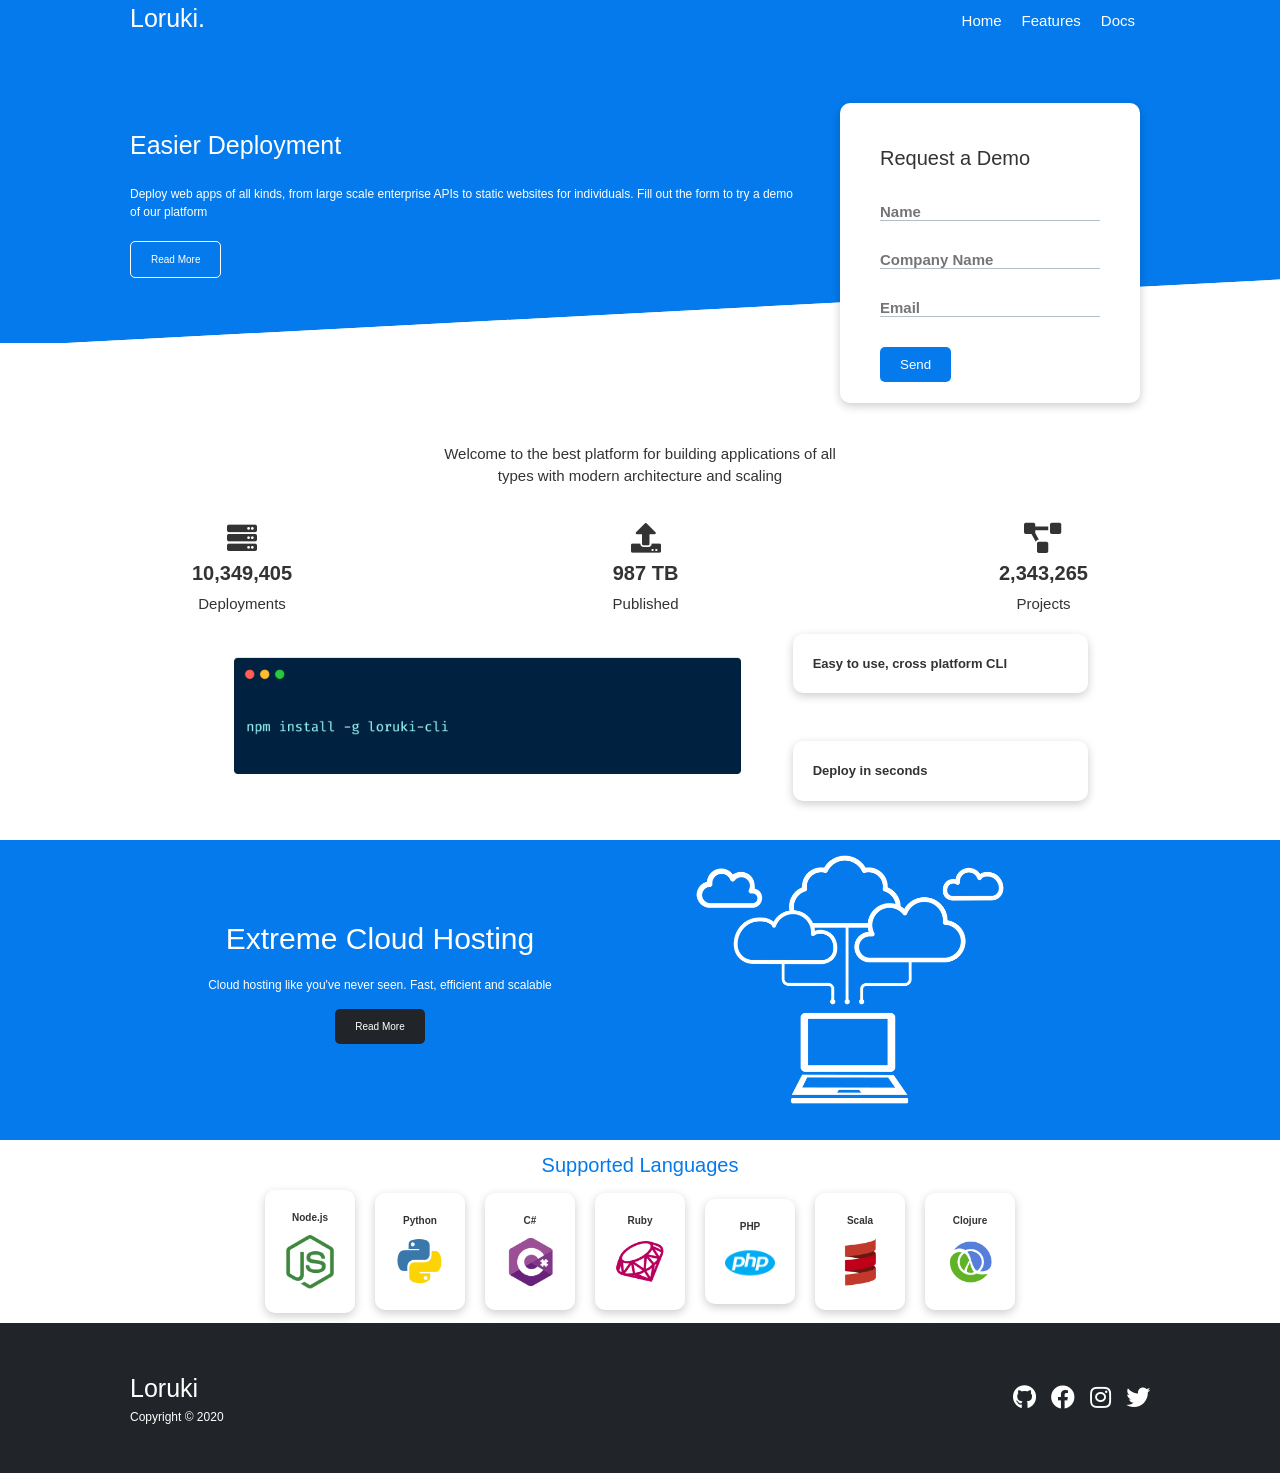
<file: index.html>
<!DOCTYPE html>
<html lang="en">
<head>
    <meta charset="UTF-8">
    <meta name="viewport" content="width=device-width, initial-scale=1.0">
    <link rel="preconnect" href="https://fonts.googleapis.com">
    <link rel="preconnect" href="https://fonts.gstatic.com" crossorigin>
    <link href="https://fonts.googleapis.com/css2?family=Inter:ital,opsz,wght@0,14..32,100..900;1,14..32,100..900&display=swap" rel="stylesheet">
    <link rel="stylesheet" href="https://cdnjs.cloudflare.com/ajax/libs/font-awesome/5.15.1/css/all.min.css" integrity="sha512-+4zCK9k+qNFUR5X+cKL9EIR+ZOhtIloNl9GIKS57V1MyNsYpYcUrUeQc9vNfzsWfV28IaLL3i96P9sdNyeRssA==" crossorigin="anonymous" />
    <link rel="stylesheet" href="app.css">
    <link rel="stylesheet" href="media-queries.css">
    <title>Loruki | Cloud Hosting For Everyone</title>
</head>
<body>
    <!-- Navbar -->
    <div class="navbar">
        <div class="container flex">
             <h1 class="logo"><a href="index.html">Loruki.</a></h1>
            <nav>
                <ul class="flex-min" >
                    <li><a href="index.html">Home</a></li>
                    <li><a href="features.html">Features</a></li>
                    <li><a href="docs.html">Docs</a></li>
                </ul>
            </nav>
        </div>
    </div>
    
    <!-- Showcase -->
    <section class="showcase">
        <div class="container grid">
            <div class="showcase-text">
                <h1>Easier Deployment</h1>
                <p>Deploy web apps of all kinds, from large scale enterprise APIs to static websites for individuals. Fill out the form to try a demo of our platform</p>
                <a href="features.html" class="btn-outline">Read More</a>
            </div>

            <div class="showcase-form card">
                <h2>Request a Demo</h2>
                  <!-- <form name="contact" netlify-honeypot="bot-field" method="POST" data-netlify="true">
                    <input type="hidden" name="form-name" value="contact">
                    <p class="hidden">
                        <label>Don’t fill this out if you're human: <input name="bot-field" /></label>
                      </p>
                    <div class="form-control">
                        <input type="text" name="name" placeholder="Name" required>
                    </div>
                    <div class="form-control">
                        <input type="text" name="company" placeholder="Company Name" required>
                    </div>
                    <div class="form-control">
                        <input type="email" name="email" placeholder="Email" required>
                    </div>
                    <input type="submit" value="Send" class="btn btn-primary">
                </form> -->
                <form>
                    <div class="form-control">
                        <input  class="input-class" type="text" name="name" placeholder="Name" required>
                    </div>
                    <div class="form-control">
                        <input  class="input-class" type="text" name="company" placeholder="Company Name" required>
                    </div>
                    <div class="form-control">
                        <input  class="input-class" type="email" name="email" placeholder="Email" required>
                    </div>
                    <input type="submit" value="Send" class="btn">
                </form>
            </div>
        </div>
    </section>

    <!-- Stats -->
    <section class="stats">
        <div class=" flex-2" >
            <h3 class="stats-heading">
                Welcome to the best platform for building applications of all <br> types with modern architecture and scaling
            </h3>

            <div class="flex-3">
                <div class="sub-section">
                    <i class="fas fa-server fa-3x"></i>
                    <h3>10,349,405</h3>
                    <p class="text-secondary">Deployments</p>
                </div>
                <div class="sub-section" >
                    <i class="fas fa-upload fa-3x"></i>
                    <h3>987 TB</h3>
                    <p class="text-secondary">Published</p>
                </div>
                <div class="sub-section" >
                    <i class="fas fa-project-diagram fa-3x"></i>
                    <h3>2,343,265</h3>
                    <p class="text-secondary">Projects</p>
                </div>
            </div>
        </div>

        <div class="grid-2">
            <div class="grid-item-1" >
                <img  src="images/cli.png" alt="npm">
            </div>
            <div class="grid-item-2" >
                <h3>Easy to use, cross platform CLI</h3>
            </div>
            <div class="grid-item-3">
                <h3>Deploy in seconds</h3>
            </div>
        </div>
    </section>

    <!-- Cloud -->
    <section class="section-bar">
        <div class="container sec-grid">
            <div class="text-center">
                <h2>Extreme Cloud Hosting</h2>
                <p>Cloud hosting like you've never seen. Fast, efficient and scalable</p>
                <a href="features.html" class="btn-dark">Read More</a>
            </div>
            <img src="images/cloud.png" alt="">
        </div>
    </section>

    <!-- Languages -->
    <section class="languages">
        <h2 class="textalign" >
            Supported Languages
        </h2>
        <div class="container section-flex">
            <div class="language-card">
                <h4>Node.js</h4>
                <img src="images/node.png" alt="" class="img-size" >
            </div>
            <div class="language-card">
                <h4>Python</h4>
                <img src="images/python.png" alt=""  class="img-size" >
            </div>
            <div class="language-card">
                <h4>C#</h4>
                <img src="images/csharp.png" alt=""  class="img-size" >
            </div>
            <div class="language-card">
                <h4>Ruby</h4>
                <img src="images/ruby.png" alt="" class="img-size" >
            </div>
            <div class="language-card">
                <h4>PHP</h4>
                <img src="images/php.png" alt="" class="img-size" >
            </div>
            <div class="language-card">
                <h4>Scala</h4>
                <img src="images/scala.png" alt="" class="img-size" >
            </div>
            <div class="language-card">
                <h4>Clojure</h4>
                <img src="images/clojure.png" alt="" class="img-size" >
            </div>
        </div>
    </section>

    <!-- Footer -->
    <footer class="footer">
        <div class="container footer-grid">
            <div>
                <h1>Loruki
                </h1>
                <p>Copyright &copy; 2020</p>
            </div>
            <div class="social">
                <a href="#"><i class="fab fa-github fa-2x"></i></a>
                <a href="#"><i class="fab fa-facebook fa-2x"></i></a>
                <a href="#"><i class="fab fa-instagram fa-2x"></i></a>
                <a href="#"><i class="fab fa-twitter fa-2x"></i></a>
            </div>
        </div>
    </footer>
</body>
</html>
</file>
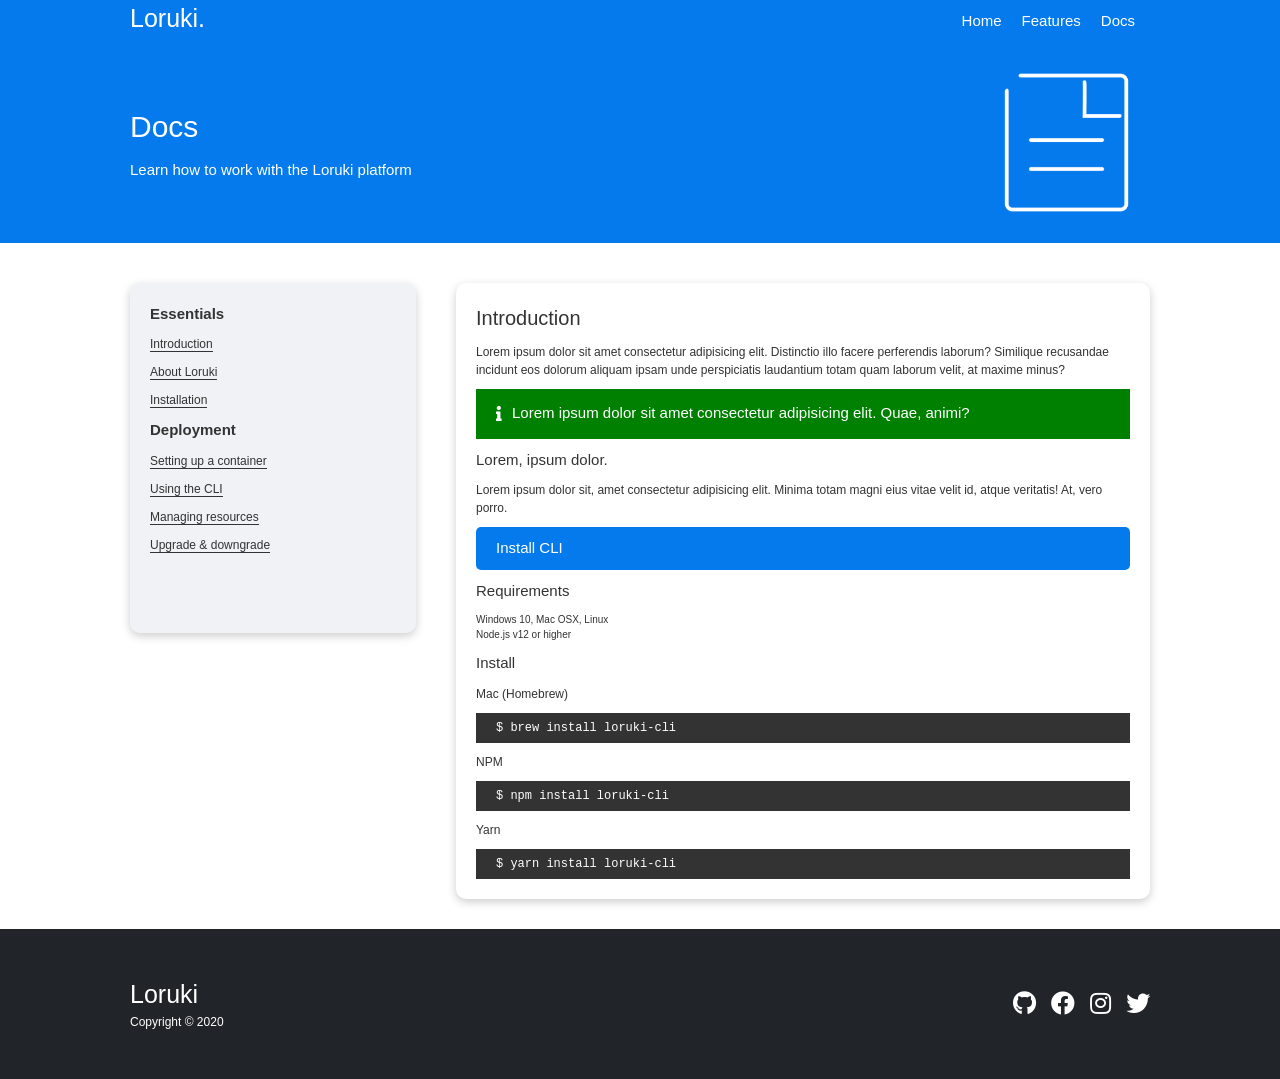
<file: docs.html>
<!DOCTYPE html>
<html lang="en">
<head>
    <meta charset="UTF-8">
    <meta name="viewport" content="width=device-width, initial-scale=1.0">
    <link rel="preconnect" href="https://fonts.googleapis.com">
    <link rel="preconnect" href="https://fonts.gstatic.com" crossorigin>
    <link href="https://fonts.googleapis.com/css2?family=Inter:ital,opsz,wght@0,14..32,100..900;1,14..32,100..900&display=swap" rel="stylesheet">
    <link rel="stylesheet" href="https://cdnjs.cloudflare.com/ajax/libs/font-awesome/5.15.1/css/all.min.css" integrity="sha512-+4zCK9k+qNFUR5X+cKL9EIR+ZOhtIloNl9GIKS57V1MyNsYpYcUrUeQc9vNfzsWfV28IaLL3i96P9sdNyeRssA==" crossorigin="anonymous" />
    <link rel="stylesheet" href="app.css">
    <link rel="stylesheet" href="media-queries.css">
    <title>Loruki | Cloud Hosting For Everyone</title>
</head>
<body>
    <!-- Navbar -->
    <div class="navbar">
        <div class="container flex">
             <h1 class="logo"><a href="index.html">Loruki.</a></h1>
            <nav>
                <ul class="flex-min" >
                    <li><a href="index.html">Home</a></li>
                    <li><a href="features.html">Features</a></li>
                    <li><a href="docs.html">Docs</a></li>
                </ul>
            </nav>
        </div>
    </div>

    <!-- Head -->
    <section class="showcase-features">
        <div class="container grid">
            <div class="showcase-features-flex" >
                <h1 class="xl">Docs</h1>
                <p class="lead">
                    Learn how to work with the Loruki platform
                </p>
            </div>
            <img src="images/docs.png" alt="" class="img  " >
        </div>
    </section>

    <!-- Docs main -->
    <section class="docs-main">
        <div class="container docs-grid">
            <div class="card docs-main-card-1 ">
                <h3 class="my-2">Essentials</h3>
                <nav>
                    <ul>
                        <li  class="text-primary" ><a  href="#">Introduction</a></li>
                        <li  class="text-primary" ><a href="#">About Loruki</a></li>
                        <li  class="text-primary" ><a href="#">Installation</a></li>
                    </ul>
                </nav>

                <h3 class="my-2">Deployment</h3>
                <nav>
                    <ul>
                        <li class="text-primary" ><a href="#">Setting up a container</a></li>
						<li class="text-primary" ><a href="#">Using the CLI</a></li>
						<li class="text-primary" ><a href="#">Managing resources</a></li>
						<li class="text-primary" ><a href="#">Upgrade & downgrade</a></li>
                    </ul>
                </nav>
            </div>
            <div class="card  docs-main-card-2 ">
                <h2>Introduction</h2>
                <p>Lorem ipsum dolor sit amet consectetur adipisicing elit. Distinctio illo facere perferendis laborum? Similique recusandae incidunt eos dolorum aliquam ipsam unde perspiciatis laudantium totam quam laborum velit, at maxime minus?</p>

                <div class="alert">
                    <i class="fas fa-info"></i> Lorem ipsum dolor sit amet consectetur adipisicing elit. Quae, animi?
                </div>

                <h3>Lorem, ipsum dolor.</h3>
                <p>Lorem ipsum dolor sit, amet consectetur adipisicing elit. Minima totam magni eius vitae velit id, atque veritatis! At, vero porro.</p>
                <a href="#" class="btn-primary">Install CLI</a>

                <h3>Requirements</h3>
                <ul>
                    <li>Windows 10, Mac OSX, Linux</li>
                    <li>Node.js v12 or higher</li>
                </ul>

                <h3>Install</h3>
                <p>Mac (Homebrew)</p>
                <pre><code>$ brew install loruki-cli</code></pre>
                <p>NPM</p>
                <pre><code>$ npm install loruki-cli</code></pre>
                <p>Yarn</p>
                <pre><code>$ yarn install loruki-cli</code></pre>

            </div>
        </div>
    </section>
    
    <!-- Footer -->
    <footer class="footer">
        <div class="container footer-grid ">
            <div>
                <h1>Loruki
                </h1>
                <p>Copyright &copy; 2020</p>
            </div>
            <div class="social">
                <a href="#"><i class="fab fa-github fa-2x"></i></a>
                <a href="#"><i class="fab fa-facebook fa-2x"></i></a>
                <a href="#"><i class="fab fa-instagram fa-2x"></i></a>
                <a href="#"><i class="fab fa-twitter fa-2x"></i></a>
            </div>
        </div>
    </footer>
</body>
</html>
</file>
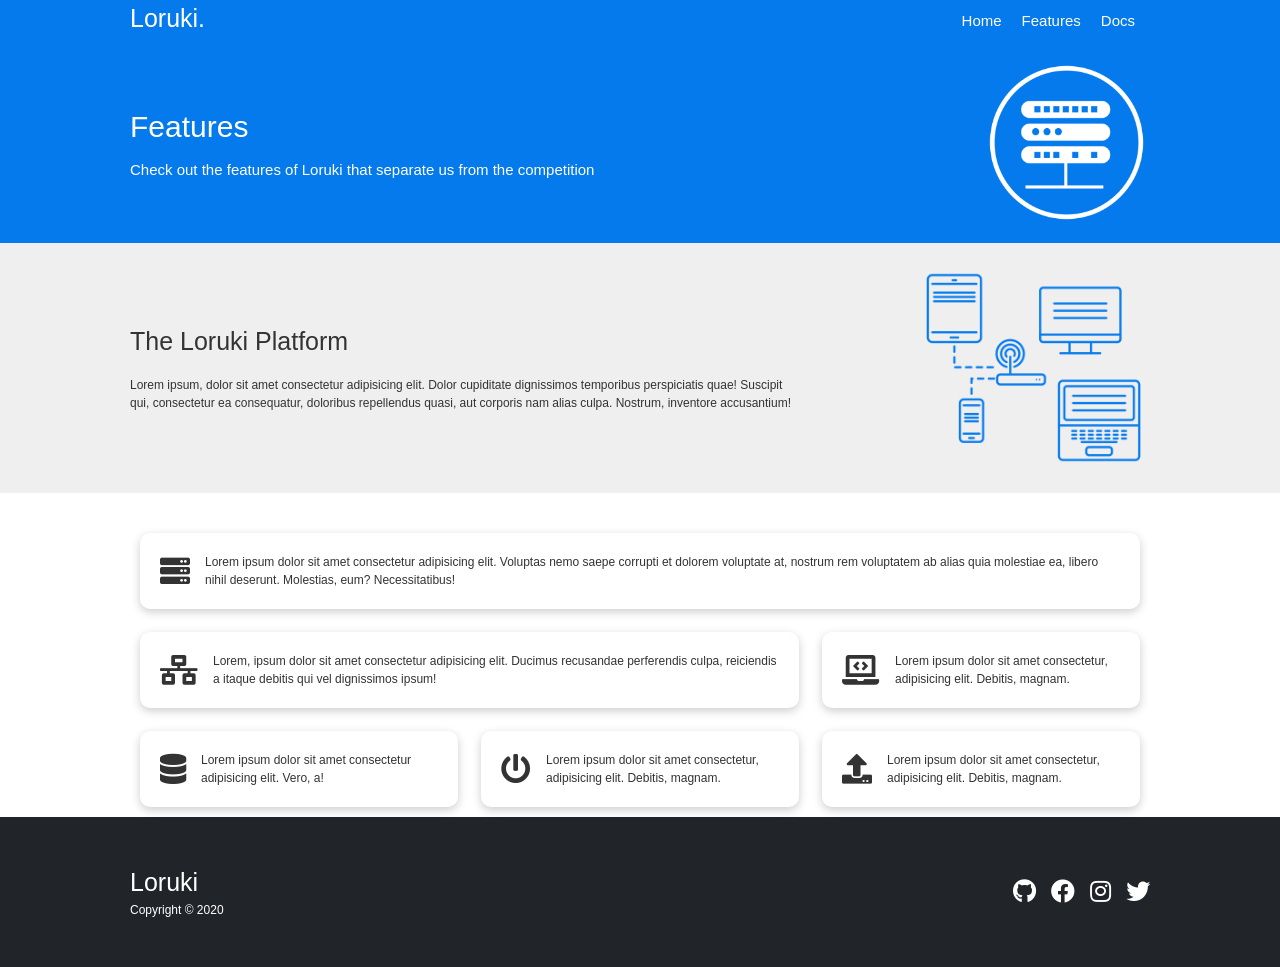
<file: features.html>
<!DOCTYPE html>
<html lang="en">
<head>
    <meta charset="UTF-8">
    <meta name="viewport" content="width=device-width, initial-scale=1.0">
    <link rel="preconnect" href="https://fonts.googleapis.com">
    <link rel="preconnect" href="https://fonts.gstatic.com" crossorigin>
    <link href="https://fonts.googleapis.com/css2?family=Inter:ital,opsz,wght@0,14..32,100..900;1,14..32,100..900&display=swap" rel="stylesheet">
    <link rel="stylesheet" href="https://cdnjs.cloudflare.com/ajax/libs/font-awesome/5.15.1/css/all.min.css" integrity="sha512-+4zCK9k+qNFUR5X+cKL9EIR+ZOhtIloNl9GIKS57V1MyNsYpYcUrUeQc9vNfzsWfV28IaLL3i96P9sdNyeRssA==" crossorigin="anonymous" />
    <link rel="stylesheet" href="app.css">
    <link rel="stylesheet" href="media-queries.css">
    <title>Loruki | Cloud Hosting For Everyone</title>
</head>
<body>
    <!-- Navbar -->
    <div class="navbar">
        <div class="container flex">
             <h1 class="logo"><a href="index.html">Loruki.</a></h1>
            <nav>
                <ul class="flex-min" >
                    <li><a href="index.html">Home</a></li>
                    <li><a href="features.html">Features</a></li>
                    <li><a href="docs.html">Docs</a></li>
                </ul>
            </nav>
        </div>
    </div>

    <!-- Head -->
    <section class="showcase-features">
        <div class="container grid">
            <div>
                <div class="showcase-features-flex" >
                    <h1 class="xl">Features</h1>
                    <p class="lead">
                     Check out the features of Loruki that separate us from the
				     competition
                  </p>
                </div>
            </div>
            <img src="images/server.png" alt=""  class="img  " >
        </div>
    </section>

    <!-- Sub head -->
    <section class="subsection">
        <div class="container grid">
            <div class="sub-head" >
                <h1 class="md">The Loruki Platform</h1>
                <p>
                    Lorem ipsum, dolor sit amet consectetur adipisicing elit. Dolor cupiditate dignissimos temporibus perspiciatis quae! Suscipit qui, consectetur ea consequatur, doloribus repellendus quasi, aut corporis nam alias culpa. Nostrum, inventore accusantium!
                </p>
            </div>
            <img src="images/server2.png" alt="" class="img-2" >
        </div>
    </section>

    <section class="features-main ">
        <div class="container features-grid-3">
            <div class="card features-grid-item-1 ">
                <i class="fas fa-server fa-3x"></i>
                <p>Lorem ipsum dolor sit amet consectetur adipisicing elit. Voluptas nemo saepe corrupti et dolorem voluptate at, nostrum rem voluptatem ab alias quia molestiae ea, libero nihil deserunt. Molestias, eum? Necessitatibus!</p>
            </div>
            <div class="card features-grid-item-2">
                <i class="fas fa-network-wired fa-3x"></i>
                <p>
                    Lorem, ipsum dolor sit amet consectetur adipisicing elit. Ducimus
                    recusandae perferendis culpa, reiciendis a itaque debitis qui vel
                    dignissimos ipsum!
                </p>
            </div>
            <div class="card features-grid-item">
                <i class="fas fa-laptop-code fa-3x"></i>
                <p>
                    Lorem ipsum dolor sit amet consectetur, adipisicing elit. Debitis,
                    magnam.
                </p>
            </div>
            <div class="card features-grid-item ">
                <i class="fas fa-database fa-3x"></i>
                <p>
                    Lorem ipsum dolor sit amet consectetur adipisicing elit. Vero, a!
                </p>
            </div>
            <div class="card features-grid-item">
                <i class="fas fa-power-off fa-3x"></i>
                <p>
                    Lorem ipsum dolor sit amet consectetur, adipisicing elit. Debitis,
                    magnam.
                </p>
            </div>
            <div class="card features-grid-item">
                <i class="fas fa-upload fa-3x"></i>
                <p>
                    Lorem ipsum dolor sit amet consectetur, adipisicing elit. Debitis,
                    magnam.
                </p>
            </div>
        </div>
    </section>

    <!-- Footer -->
    <footer class="footer">
        <div class="container footer-grid">
            <div>
                <h1>Loruki
                </h1>
                <p>Copyright &copy; 2020</p>
            </div>
            <div class="social">
                <a href="#"><i class="fab fa-github fa-2x"></i></a>
                <a href="#"><i class="fab fa-facebook fa-2x"></i></a>
                <a href="#"><i class="fab fa-instagram fa-2x"></i></a>
                <a href="#"><i class="fab fa-twitter fa-2x"></i></a>
            </div>
        </div>
    </footer>
</body>
</html>
</file>
<file: app.css>
*{
    margin: 0%;
    padding: 0%;
    box-sizing: border-box;
}

:root{
    /* font size
    other fontsize notation system includes 
    md(medium) l(large) xl(extra large) 2xl 3xl e.t.c */

    --txt-sm: 1rem;
    --text-sm: 1.2rem;
    --text-base: 1.6rem;
    --text-paragraph: 2rem;
    --text-h5: 2.4rem;
    --text-h4: 3rem;
    --text-h3: 4rem;
    --text-h2: 4.8rem;
    --text-h1: 6.2rem;
    --max-width: 120rem;

    /* FONT WEIGHT */

    --font-weight-normal:400;
    --font-weight-medium:500;
    --font-weight-bold:700;

    /* LINE HEIGHT */

    --line-height-tight: 1.2;
    --line-height-normal:1.5;

    /* LETTER SPACING */

    --letter-spacing-tight:-2px;

    /* FONT-FAMILY */

    --font-family:'poppins', sans-serif;

    /* COLORS */

    --primary-tint:  #212529;
    --primary-shade: #047aed;
    --grey-Shade:#b4becb;
    --White:#fff;
    --Black:#333;

    /* MISCELLANEOUS */
    
}

html{
    font-size: 62.5%;
}

body{
    font-family:'poppins', sans-serif;
    font-weight: 400 ;
    line-height:1.5 ;
    overflow-x: hidden;
    color: #333;
}

.container{
    margin: 0 auto;
    width: 90%;
    max-width: 110rem;
    padding: 0 4rem;
    
}

h1,h2,h3{
    letter-spacing: 0px;
    line-height:1.5 ;
}

h1{
    font-size: 2.5rem;
    font-weight: 200;
}

h2{
    font-size: 2rem;
    font-weight: 200;
    color: var(--Black);
}

h3{
    font-size: 2rem;
}

p{
    font-size: 1.2rem;
}

ul{
     list-style: none;
}

a{
    /* font-weight: 500;
    font-size:  15px; */
    color: var(--White);
    text-decoration: none;
}

img{
    width: 100%;
}

.img{
    width: 50%;
    justify-self: end;
    animation: slideInFromRight 1s ease-in;
}

.img-2{
    width: 70%;
    justify-self: end;
}

.navbar{
    background-color: var(--primary-shade);
}

nav a:hover{
    border-bottom: 2px solid #fff;
}

.showcase{
    background-color: var(--primary-shade);
    height: 30rem;
    margin-bottom: 100px;
    position: relative;
}

.showcase-features{
    background-color: var(--primary-shade);
    height: 20rem;
    position: relative;
}

.showcase-features-flex{
    display: flex;
    flex-direction: column;
    gap: 1rem;
    animation: slideInFromLeft 1s ease-in;
}

.xl{
    color: var(--White);
    font-size: 3rem;
}

.lead{
    color: var(--White);
    font-size: 1.5rem;
}

.subsection{
    height: 25rem;
    background-color: rgba(97, 97, 97, 0.1);
    margin-bottom: 3rem;
}

.sub-head{
    display: flex;
    flex-direction: column;
    gap: 1.5rem;
}

.showcase::before,
.showcase::after{
    content: '';
    position: absolute;
    height: 10rem;
    bottom: -7rem;
    right: 0;
    left: 0;
    background-color: var(--White);
    transform: skewY(-3deg);
}

.showcase .grid{
    position: relative;
    z-index: 1;
}

.showcase-text{
    color: var(--White);
    position: relative;
    animation: slideInFromLeft 1s ease-in;
}

.showcase-text p{
    margin-bottom: 2rem;
    margin-top: 2rem;
}

.card{
    color: #333;
    background-color: var(--White);
    padding: 2rem;
    margin: 1rem;
    border-radius: 1rem;
    box-shadow: 0 3px 10px rgba(0,0,0,0.2);
}

.showcase-form{
    height: 30rem;
    width: 30rem;
    padding: 4rem;
    position: relative;
    top: 5rem;
    z-index: 99;
    justify-self: flex-end;
    animation: slideInFromRight 1s ease-in;
}

.form-control{
    margin: 3rem 0 ;
    border: 0;
}

.input-class{
    border: 0;
    border-bottom: 1px solid #b4becb ;
    width: 100%;
    outline: none;
    font-size: 1.5rem;
    font-weight: 700;
}

.btn{
    background-color: var(--primary-shade);
    color: var(--White);
    padding: 1rem 2rem;
    cursor: pointer;
    border-radius: 5px;
    border: none;
}

.btn-outline{
    background-color: transparent;
    padding: 1rem 2rem;
    cursor: pointer;
    border-radius: 5px;
    border: 1px solid #fff;
    display: inline-block;
}

.btn-dark{
    padding: 1rem 2rem;
    background-color: var(--primary-tint);
    border-radius: 5px;
}

.flex{
    display: flex;
    justify-content: space-between;
    height: 100%;
}
.flex-2{
    display: flex;
    flex-direction: column;
    margin-bottom: 2,5rem;
}

.flex-3{
    display: flex;
    justify-content: space-between;
    align-items: center;
    margin-top: 1.5rem;
}

.flex-min{
    display: flex;
    gap: 2rem;
    padding: 1rem;
    margin: 0 5px;
    font-size: 1.5rem;
}

.grid{
    display: grid;
    grid-template-columns: 2fr 1fr;
    gap: 2rem;
    height: 100%;
    justify-content: center;
    align-items: center;
    margin-bottom: 2rem;
}

.sec-grid{
    display: grid;
    grid-template-columns: 1fr 1fr;
    gap: 2rem;
    justify-content: center;
    align-items: center;
    margin-bottom: 2rem;
}

.sec-grid img{
    width: 80%;
}

.grid-2{
    display: grid;
    grid-template-columns: 2fr 1fr;
    gap: 10px;
    height: 100%;
    justify-content: center;
    align-items: center;
    margin-bottom: 2rem;
}

.stats{
    margin: 0 auto;
    width: 70%;
    max-width: 1100px;
    animation: slideInFromBottom 1s ease-in;
}

.stats-heading{
    color: #333;
    text-align: center;
    font-size: 1.5rem;
    margin-bottom: 2rem;
    font-weight: 500;
}

.grid-item-1{
    grid-row: 1 / span 2;
}

.grid-item-2{
     box-shadow: 0 3px 10px rgba(0,0,0,0.2);
    padding: 2rem;
    border-radius: 1rem;
}

.grid-item-3{
    grid-row: 2/3;
    grid-column: 2/3;
    box-shadow: 0 3px 10px rgba(0,0,0,0.2);
    padding: 2rem;
    border-radius: 1rem;
}

.grid-item-2 h3{
    font-size: 1.3rem;
}

.grid-item-3 h3{
    font-size: 1.3rem;
}

.section-bar{
    background-color: var(--primary-shade);
    display: flex;
    height: 30rem;
    justify-content: center;
    align-items: center;
}

.sub-section{
    display: flex;
    flex-direction: column;
    justify-content: center;
    align-items: center;
    gap: 5px;
}

.text-center{
    display: flex;
    flex-direction: column;
    justify-content: center;
    align-items: center;
    gap: 1.5rem;
    color: var(--White);
}

.text-center h2{
    color: var(--White);
    font-size: 3rem;
    text-align: center;
}

.text-center p{
    text-align: center;
    font-size: 1.2rem;
}

.text-secondary{
    font-size: 1.5rem;
}

.textalign{
    color: var(--primary-shade);
    text-align: center;
    margin-top:1rem;
}

.section-flex{
    display: flex;
    height: auto;
    justify-content: center;
    align-items: center;
    flex-wrap: wrap;
}

.footer{
    background-color: var(--primary-tint);
    color: var(--White);
    height: 15rem;
    display: flex;
}

.footer-grid{
    display: flex; 
    justify-content: space-between;
    gap: 2rem;
    height: 100%;
    align-items: center;
}

.footer-grid a{
    font-size: 1.2rem;
}

.social{
    display: flex;
    gap: 1.5rem;
}

.language-card{
    padding: 2rem;
    border-radius: 10px;
    background-color: var(--White);
    color: var(--Black);
    margin: 1rem;
    box-shadow: 0 3px 10px rgba(0,0,0,0.2);
    
}

.language-card:hover{
    transform: translateY(-15px);
    transition: all 0.2s ease-in-out;
}


.language-card h4{
    text-align: center;
    margin-bottom: 1rem;
}

.features-main{
    display: grid;
}
.features-grid-3{
    display: grid;
    grid-template-columns: 1fr  1fr 1fr;
    gap: 3px;
    height: 100%;
    justify-content: center;
    align-items: center;
}

.features-grid-item-1{
    display: flex;
    gap: 1.5rem;
    grid-column: 1/ span 3;
    align-items: center;
}

.features-grid-item-2{
    display: flex;
    gap: 1.5rem;
    grid-column: 1/ span 2;
    align-items: center;
}

.features-grid-item{
    display: flex;
    gap: 1.5rem;
    align-items: center;
}

.docs-main{
    display: grid;
    margin-top: 3rem;
}

.docs-grid{
    display: grid;
    grid-template-columns: 30% 70%;
    gap: 2rem;
    justify-content: center;
    align-items: center;
    margin-bottom: 2rem;
}

.docs-main-card-1{
    align-self: stretch;
    height: 35rem;
    background-color: rgba(180, 190, 203, 0.2);
    
}

.docs-main-card-1 a{
    color: var(--Black);
    font-size: 1.2rem;
    border-bottom: 1px solid #333;
}

.my-2{
    font-size: 1.5rem;
    font-weight: 700;
    margin-bottom: 1rem;
}

.text-primary{
    margin-bottom: 1rem;
}

.docs-main-card-2{
    display: flex;
    flex-direction: column;
    gap: 1rem;
} 

.alert{
    display: flex;
    gap: 1rem;
    align-items: center;
    background-color: green;
    color: var(--White);
    height: 5rem;
    padding-left: 20px;
    font-size: 1.5rem;
}

.docs-main-card-2 h3{
    font-size: 1.5rem;
    font-weight: 400;
}
pre{
    display: flex;
    align-items: center;
    height: 3rem;
    padding-left: 2rem;
    background-color: var(--Black);
    color: var(--White);
    font-size: 1.2rem;
}

.btn-primary{
    display: inline-block;
    background-color: var(--primary-shade);
    color: var(--White);
    padding: 1rem 2rem;
    cursor: pointer;
    border-radius: 5px;
    border: none;
    font-size: 1.5rem;
}

.img-size{
    width: 50px;
}

/* Animations */
@keyframes slideInFromLeft {
  0% {
    transform: translateX(-100%);
  }

  100% {
    transform: translateX(0);
  }
}

@keyframes slideInFromRight {
  0% {
    transform: translateX(100%);
  }

  100% {
    transform: translateX(0);
  }
}

@keyframes slideInFromTop {
  0% {
    transform: translateY(-100%);
  }

  100% {
    transform: translateX(0);
  }
}

@keyframes slideInFromBottom {
  0% {
    transform: translateY(100%);
  }

  100% {
    transform: translateX(0);
  }
}
</file>
<file: media-queries.css>
/*  MD - TABLETS: 768px - 1024px*/
@media(max-width: 48rem) {
    /* 770px / 16px = 48rem */
    /* 48rem x 16px = 768px */
    html{
        font-size: 56.25%;
         /* 9px / 16px = 56.25% */
    }

    /* Media-Queries FOr Landing Page */

    .grid,.sec-grid{
        grid-template-columns: 1fr;
    }
    .sec-grid img{
        justify-self: center;
    }
    .text-center{
        margin-top: 20px;
    }
    .showcase{
        height: auto;
        text-align: center;
        padding-top: 40px;
    }
    .showcase-form{
        justify-self: center;
        top: 3rem;
    }
    .navbar{
        height: 90px;
    }
    .logo{
        text-align: center;
        margin-top: 10px;
    }
    .flex{
        flex-direction: column;
    }
    .flex-min{
        justify-content: space-evenly;
        background-color: rgba(0,0,0, 0.1);
    }
    .flex-3{
        display: block;
    }
    .sub-section{
        gap: 10px;
        margin-bottom: 20px;
    }
    .grid-2{
        display:block ;
         margin-bottom: 20px;

    }
    .grid-item-2{
        margin-bottom: 20px;
    }
    .section-bar{
        height: auto;
    }
    .stats{
        height: auto;
    }
    br{
        display: none;
    }

    /* Media-Queries For Features Section */

    .showcase-features{
        height: auto;
    }
    .showcase-features-flex{
        justify-content: center;
        align-items: center;
        text-align: center;
        margin-top: 20px;
    }
    .img{
        justify-self: center;
        width: 100px;
        margin-bottom: 20px;
    }
    .showcase-features, .grid{
        margin-bottom: 0;
    }
    .subsection{
        height: auto;
    }
    .sub-head{
        justify-content: center;
        align-items: center;
        text-align: center;
        margin-top: 20px;
    }
    .img-2{
        justify-self: center;
        width: 200px;
    }
    .features-grid-3{
        grid-template-columns: 1fr;
        gap: 0;

    }
    .features-grid-3 > *:first-child,
    .features-grid-3 > *:nth-child(2) {
        grid-column: 1;
    }

    /* Media-Queries For Documentation Section */

    .docs-grid{
        grid-template-columns: 1fr;
    }

    .docs-main-card-1{
        height: auto;
    }

    .alert{
        padding: 15px;
        height: auto;
    }
}
</file>
